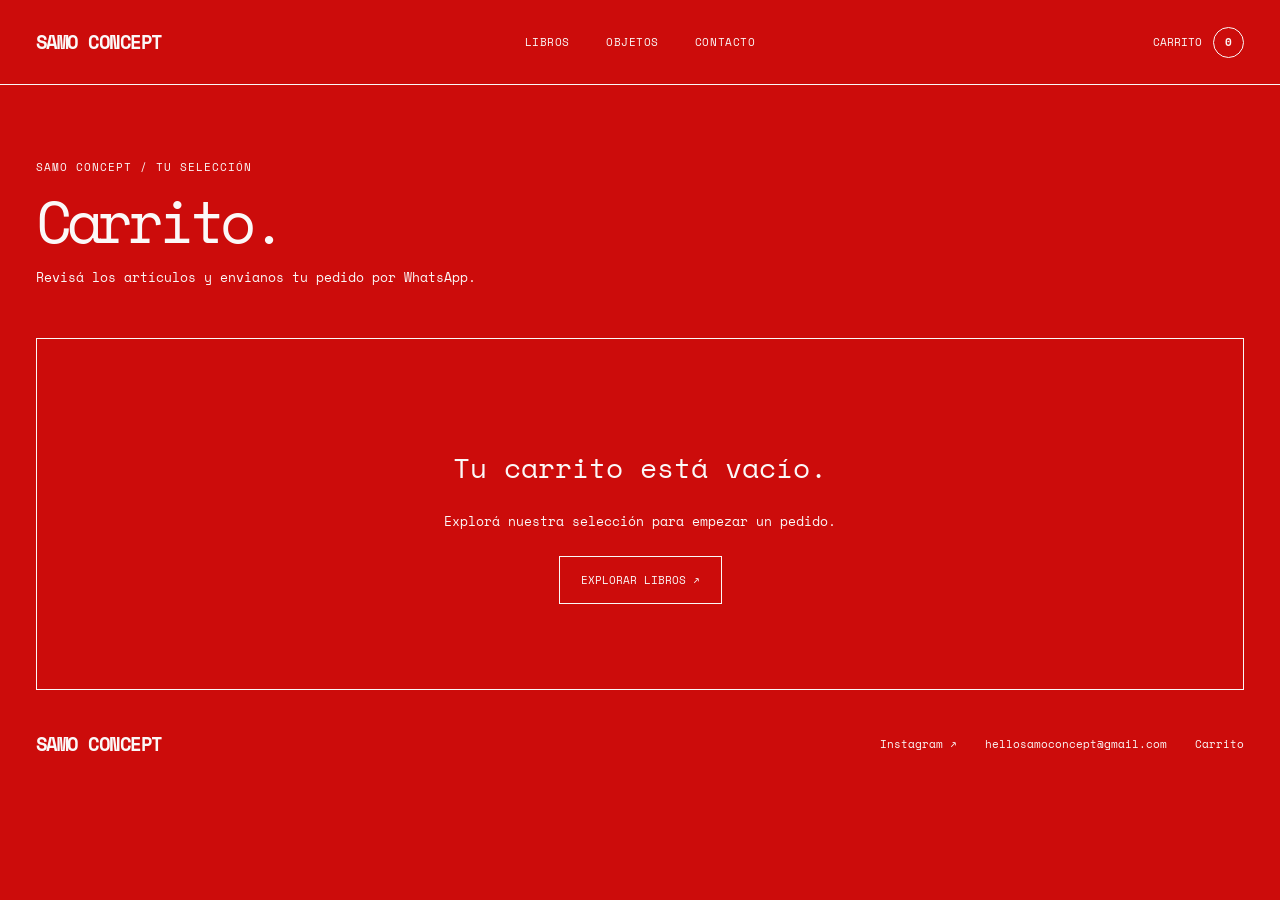
<file: carrito/index.html>
<!doctype html>
<html lang="es">
<head>
<meta charset="utf-8">
<meta name="viewport" content="width=device-width, initial-scale=1">
<meta name="theme-color" content="#CC0C0B">
<meta name="description" content="Carrito — SAMO CONCEPT, curaduría de libros y objetos.">
<title>Carrito — SAMO CONCEPT</title>
<link rel="preconnect" href="https://fonts.googleapis.com">
<link rel="preconnect" href="https://fonts.gstatic.com" crossorigin>
<link href="https://fonts.googleapis.com/css2?family=Space+Mono:wght@400;700&display=swap" rel="stylesheet">
<link rel="stylesheet" href="/assets/styles.css">
<script defer src="/assets/catalog.js"></script>
<script defer src="/assets/app.js"></script>
</head>
<body data-page="cart"><div id="app"></div></body>
</html>
</file>
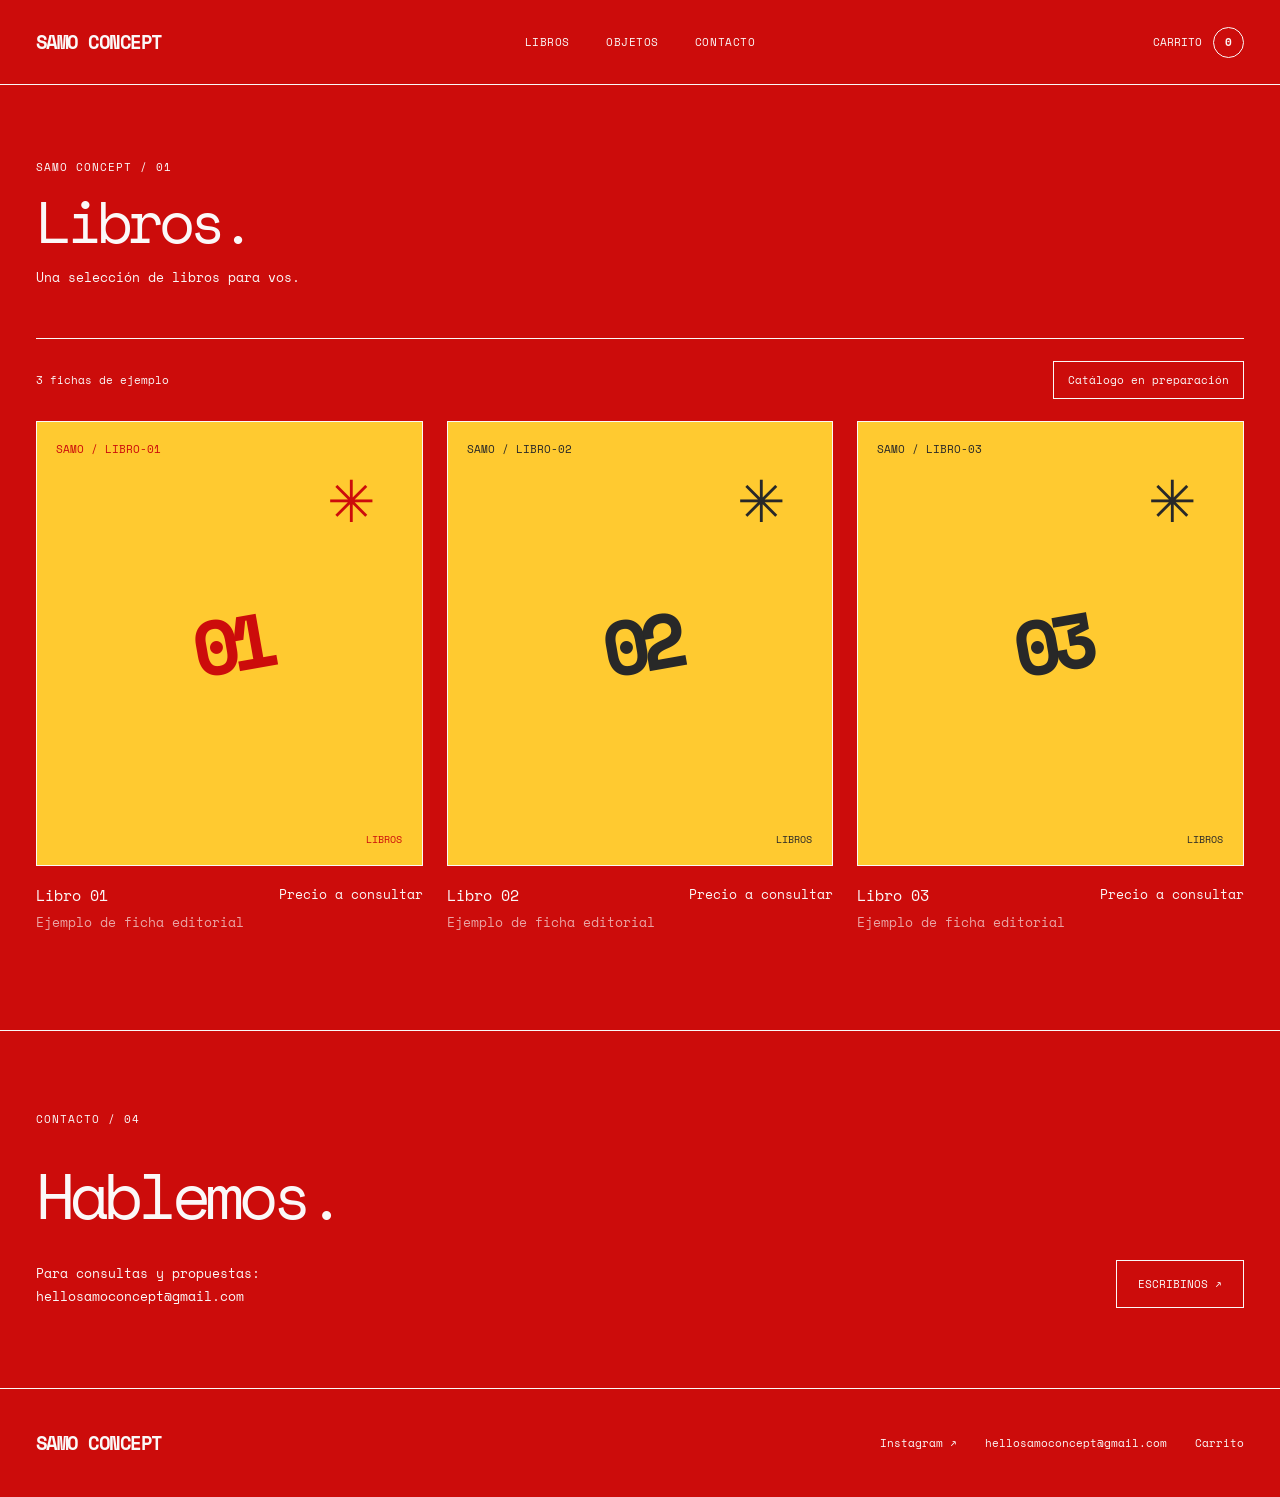
<file: libros/index.html>
<!doctype html>
<html lang="es">
<head>
<meta charset="utf-8">
<meta name="viewport" content="width=device-width, initial-scale=1">
<meta name="theme-color" content="#CC0C0B">
<meta name="description" content="Libros — SAMO CONCEPT, curaduría de libros y objetos.">
<title>Libros — SAMO CONCEPT</title>
<link rel="preconnect" href="https://fonts.googleapis.com">
<link rel="preconnect" href="https://fonts.gstatic.com" crossorigin>
<link href="https://fonts.googleapis.com/css2?family=Space+Mono:wght@400;700&display=swap" rel="stylesheet">
<link rel="stylesheet" href="/assets/styles.css">
<script defer src="/assets/catalog.js"></script>
<script defer src="/assets/app.js"></script>
</head>
<body data-page="libros"><div id="app"></div></body>
</html>
</file>
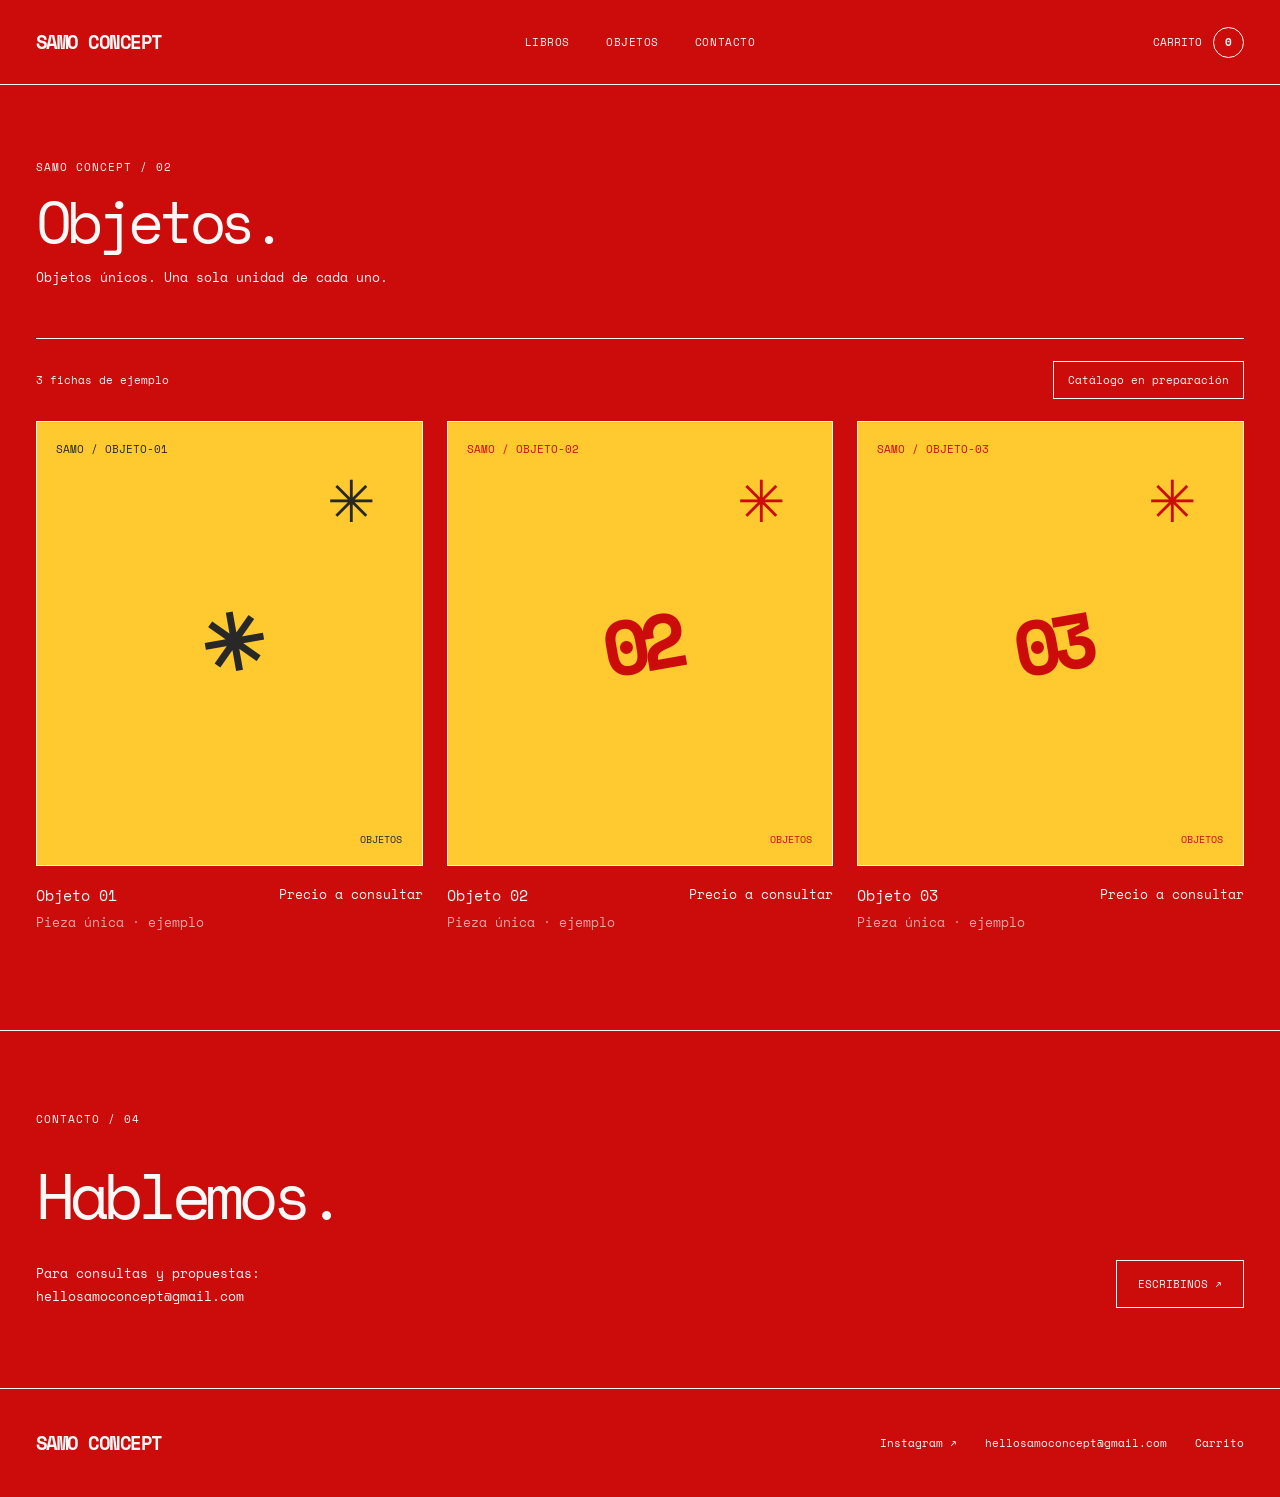
<file: objetos/index.html>
<!doctype html>
<html lang="es">
<head>
<meta charset="utf-8">
<meta name="viewport" content="width=device-width, initial-scale=1">
<meta name="theme-color" content="#CC0C0B">
<meta name="description" content="Objetos — SAMO CONCEPT, curaduría de libros y objetos.">
<title>Objetos — SAMO CONCEPT</title>
<link rel="preconnect" href="https://fonts.googleapis.com">
<link rel="preconnect" href="https://fonts.gstatic.com" crossorigin>
<link href="https://fonts.googleapis.com/css2?family=Space+Mono:wght@400;700&display=swap" rel="stylesheet">
<link rel="stylesheet" href="/assets/styles.css">
<script defer src="/assets/catalog.js"></script>
<script defer src="/assets/app.js"></script>
</head>
<body data-page="objetos"><div id="app"></div></body>
</html>
</file>
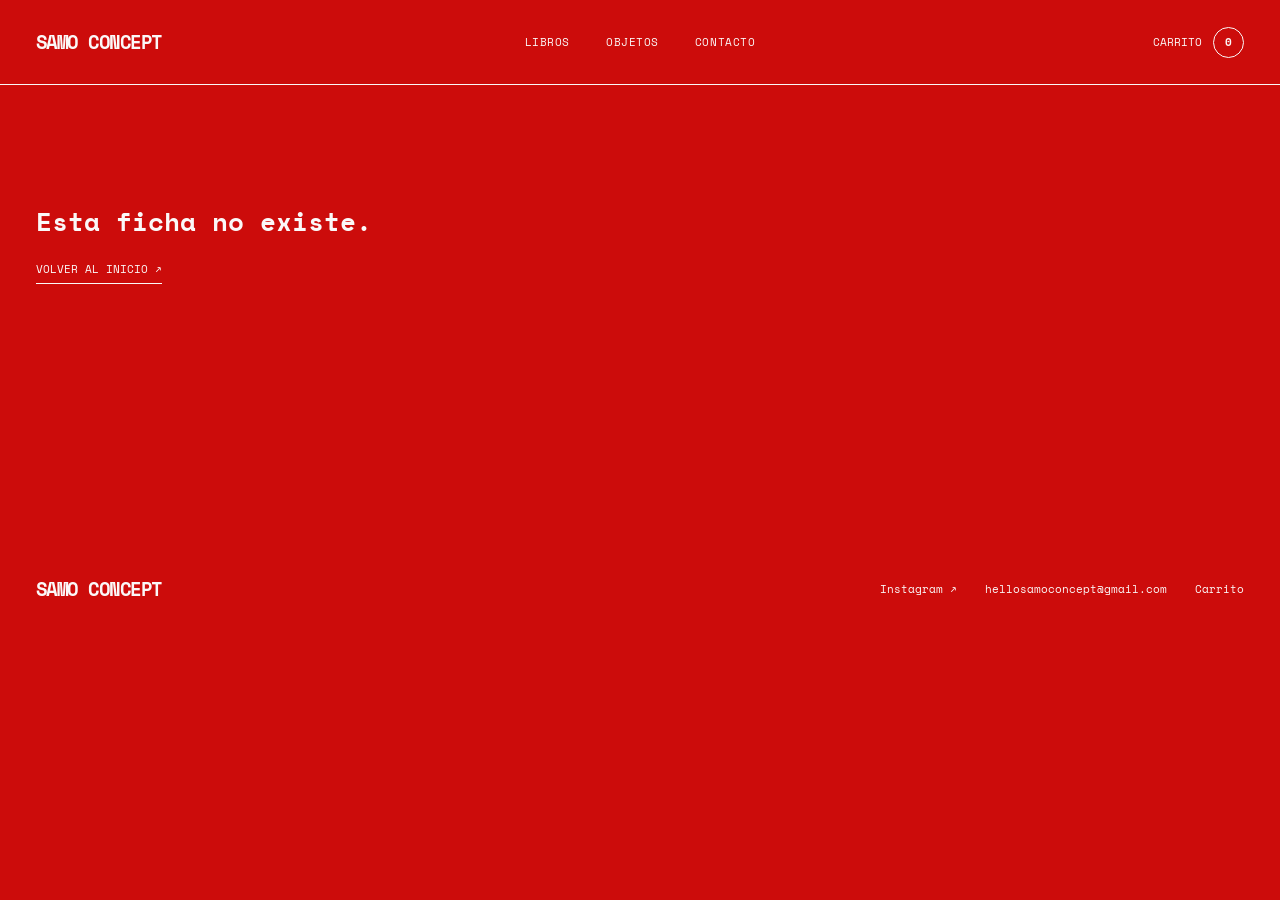
<file: producto/index.html>
<!doctype html>
<html lang="es">
<head>
<meta charset="utf-8">
<meta name="viewport" content="width=device-width, initial-scale=1">
<meta name="theme-color" content="#CC0C0B">
<meta name="description" content="Producto — SAMO CONCEPT, curaduría de libros y objetos.">
<title>Producto — SAMO CONCEPT</title>
<link rel="preconnect" href="https://fonts.googleapis.com">
<link rel="preconnect" href="https://fonts.gstatic.com" crossorigin>
<link href="https://fonts.googleapis.com/css2?family=Space+Mono:wght@400;700&display=swap" rel="stylesheet">
<link rel="stylesheet" href="/assets/styles.css">
<script defer src="/assets/catalog.js"></script>
<script defer src="/assets/app.js"></script>
</head>
<body data-page="product"><div id="app"></div></body>
</html>
</file>
<file: assets/styles.css>
:root{--paper:#cc0c0b;--ink:#fbf8f8;--lav:#cc0c0b;--yellow:#ffca30;--red:#cc0c0b;--line:#fbf8f8;--font:"Space Mono",monospace}
*{box-sizing:border-box}html{scroll-behavior:smooth}body{margin:0;background:var(--paper);color:var(--ink);font-family:var(--font);font-size:13px}button,input{font:inherit}button,a{-webkit-tap-highlight-color:transparent}a{color:inherit;text-decoration:none}button{cursor:pointer}.shell{width:min(1480px,calc(100% - 72px));margin:auto}.site-header{border-bottom:1px solid var(--line);position:sticky;top:0;z-index:20;background:rgba(251,248,248,.96);backdrop-filter:blur(10px)}.header-inner{min-height:84px;display:grid;grid-template-columns:1fr auto 1fr;align-items:center;gap:24px}.brand{font-size:19px;letter-spacing:-.08em;font-weight:700;white-space:nowrap}.nav{display:flex;align-items:center;gap:36px;text-transform:uppercase;font-size:11px;letter-spacing:.05em}.nav a:hover,.footer a:hover{text-decoration:underline;text-underline-offset:5px}.cart-link{justify-self:end;display:flex;align-items:center;gap:11px;text-transform:uppercase;font-size:11px}.cart-count{display:grid;place-items:center;width:31px;height:31px;border-radius:50%;background:var(--yellow);border:1px solid var(--ink);font-weight:700}.mobile-nav{display:none}.eyebrow{text-transform:uppercase;font-size:11px;letter-spacing:.09em}.hero{padding-top:88px;border-bottom:1px solid var(--ink);overflow:hidden}.hero-grid{display:grid;grid-template-columns:54% 46%;min-height:480px}.hero-copy{display:flex;flex-direction:column;justify-content:space-between;padding:0 35px 72px 0}.hero h1{font-size:clamp(48px,7.5vw,116px);line-height:.96;font-weight:400;letter-spacing:-.105em;max-width:820px;margin:34px 0}.hero h1 em{font-style:normal;display:inline-block;background:var(--lav);padding:0 .09em .09em}.hero-sub{font-size:15px;line-height:1.7;max-width:360px}.hero-art{position:relative;display:grid;place-items:center;background:var(--yellow);min-height:475px;border:1px solid var(--ink);border-bottom:0;transform:rotate(2.2deg);margin:25px 22px -45px 0}.hero-art .logo{width:78%;transform:rotate(-7deg)}.hero-star{position:absolute;right:7%;top:5%;font-family:Arial,sans-serif;font-size:105px;font-weight:100}.hero-scribble{position:absolute;bottom:15%;left:13%;width:35%;height:12%;border:3px solid var(--ink);border-radius:50%;transform:rotate(-23deg)}.hero-stamp{position:absolute;bottom:10%;right:9%;font-size:11px;border:1px solid var(--ink);padding:12px;transform:rotate(11deg)}.section{padding:95px 0}.section-head{display:flex;justify-content:space-between;align-items:end;gap:32px;margin-bottom:38px}.section-head h2,.page-title{font-size:clamp(34px,4.6vw,72px);font-weight:400;letter-spacing:-.09em;line-height:1.08;margin:14px 0 0}.section-head p{max-width:350px;font-size:12px;line-height:1.8}.plain-link{border-bottom:1px solid var(--ink);padding-bottom:6px;font-size:11px;text-transform:uppercase;white-space:nowrap}.product-grid{display:grid;grid-template-columns:repeat(3,minmax(0,1fr));gap:24px}.product-card{min-width:0}.product-image{border:1px solid var(--ink);aspect-ratio:4/4.6;position:relative;overflow:hidden;display:flex;align-items:center;justify-content:center;transition:filter .2s}.product-card:hover .product-image{filter:brightness(.97)}.product-image .item-art{font-size:clamp(45px,6vw,95px);letter-spacing:-.12em;line-height:1;text-align:center;font-weight:700;transform:rotate(-10deg)}.product-image .item-number{position:absolute;left:19px;top:19px;font-size:11px}.product-image .item-category{position:absolute;bottom:18px;right:20px;font-size:10px;text-transform:uppercase}.product-image .item-asterisk{position:absolute;right:12%;top:8%;font-size:58px}.product-info{padding:18px 0;display:flex;justify-content:space-between;gap:16px;align-items:flex-start}.product-info h3{font-size:15px;font-weight:400;margin:0 0 6px}.muted{opacity:.65}.product-info .price{white-space:nowrap}.intro-band{background:var(--lav);border-block:1px solid var(--ink);padding:65px 0;display:grid;grid-template-columns:1fr 2fr;gap:30px}.intro-band p{font-size:clamp(23px,3.2vw,45px);letter-spacing:-.06em;line-height:1.3;margin:0;max-width:1000px}.contact-band{background:var(--red);color:var(--paper);padding:80px 0;border-block:1px solid var(--ink)}.contact-layout{display:flex;justify-content:space-between;align-items:end;gap:30px}.contact-band h2{font-size:clamp(32px,5vw,72px);font-weight:400;letter-spacing:-.08em;margin:20px 0}.contact-band p{margin:0;line-height:1.8}.button{border:1px solid var(--ink);padding:15px 21px;background:var(--ink);color:var(--paper);text-transform:uppercase;font-size:11px;display:inline-flex;align-items:center;justify-content:center;gap:12px;transition:transform .15s,background .15s;text-align:center}.button:hover{transform:translateY(-2px)}.button.secondary{background:transparent;color:var(--ink)}.button.white{background:var(--paper);color:var(--ink);border-color:var(--paper)}.button:disabled{opacity:.4;cursor:not-allowed;transform:none}.button-row{display:flex;gap:10px;flex-wrap:wrap}.footer{padding:40px 0}.footer-inner{display:flex;justify-content:space-between;gap:30px;align-items:center}.footer-links{display:flex;gap:28px;flex-wrap:wrap;font-size:11px}.page-intro{padding:74px 0 36px}.page-intro p{line-height:1.8;max-width:650px}.catalog-tools{display:flex;align-items:center;justify-content:space-between;gap:20px;margin-bottom:22px;border-top:1px solid var(--ink);padding-top:22px}.catalog-tools span{font-size:11px}.category-accent{padding:10px 14px;background:var(--lav);font-size:11px}.product-detail{padding:65px 0 100px;display:grid;grid-template-columns:1fr .85fr;gap:min(8vw,120px)}.product-detail .product-image{aspect-ratio:4/4.3}.detail-content{padding-top:20px}.detail-content h1{font-size:clamp(43px,5vw,78px);font-weight:400;letter-spacing:-.09em;line-height:1.08;margin:24px 0}.detail-content p{line-height:1.9}.detail-meta{border-block:1px solid var(--ink);padding:20px 0;margin:32px 0;display:flex;justify-content:space-between;gap:12px}.qty-control{display:inline-flex;align-items:center;border:1px solid var(--ink);height:49px}.qty-control button{border:0;background:transparent;width:43px;height:47px;font-size:20px}.qty-control output{min-width:28px;text-align:center}.detail-actions{display:flex;flex-wrap:wrap;gap:12px;align-items:center;margin-top:26px}.detail-actions .button{min-height:49px}.breadcrumb{font-size:11px;text-transform:uppercase;line-height:1.6}.breadcrumb a{text-decoration:underline;text-underline-offset:4px}.cart-layout{display:grid;grid-template-columns:1.6fr .8fr;gap:55px;margin:35px 0 120px}.cart-item{border-top:1px solid var(--ink);padding:24px 0;display:grid;grid-template-columns:112px 1fr auto;gap:24px;align-items:center}.cart-item:last-child{border-bottom:1px solid var(--ink)}.cart-item .product-image{aspect-ratio:1;min-height:110px}.cart-item .item-art{font-size:28px}.cart-item .item-asterisk{font-size:20px}.cart-item .item-category,.cart-item .item-number{font-size:7px}.cart-item h3{margin:0 0 8px;font-weight:400;font-size:15px}.cart-item .cart-actions{display:flex;align-items:center;gap:20px;margin-top:15px}.text-button{border:0;background:transparent;text-decoration:underline;text-underline-offset:3px;padding:0;font-size:11px}.cart-summary{border:1px solid var(--ink);padding:26px;height:max-content;background:var(--lav)}.cart-summary h2{font-weight:400;font-size:23px;letter-spacing:-.06em;margin:0 0 30px}.cart-summary .summary-line{display:flex;justify-content:space-between;gap:10px;border-top:1px solid var(--ink);padding:15px 0}.cart-summary .button{width:100%;margin-top:18px}.cart-summary small{display:block;margin-top:20px;line-height:1.8}.empty-cart{text-align:center;border:1px solid var(--ink);padding:85px 25px}.empty-cart h2{font-size:28px;font-weight:400}.not-found{padding:100px 0;min-height:50vh}.demo-note{display:inline-block;font-size:10px;background:var(--yellow);padding:5px 8px;text-transform:uppercase}.logo{display:block;max-width:100%}
@media(max-width:900px){.shell{width:min(100% - 40px,1480px)}.hero{padding-top:50px}.hero-grid{grid-template-columns:1fr 1fr;min-height:390px}.hero-copy{padding-bottom:40px}.hero-art{min-height:350px}.section{padding:65px 0}.product-grid{grid-template-columns:repeat(2,minmax(0,1fr))}.intro-band{grid-template-columns:1fr;padding:45px 20px}.product-detail{gap:35px}.cart-layout{grid-template-columns:1fr;gap:30px}}@media(max-width:620px){.shell{width:calc(100% - 32px)}.header-inner{min-height:65px;grid-template-columns:1fr auto}.brand{font-size:17px}.nav{display:none}.mobile-nav{display:flex;justify-content:center;gap:33px;border-top:1px solid var(--ink);padding:13px;font-size:10px;text-transform:uppercase}.hero-grid{grid-template-columns:1fr}.hero{padding-top:40px}.hero-copy{padding:0 0 25px}.hero h1{font-size:clamp(48px,13vw,85px);margin:23px 0}.hero-art{margin:15px 14px -20px 0;min-height:310px;transform:rotate(1deg)}.hero-art .logo{width:77%}.section-head{align-items:start;flex-direction:column;gap:12px;margin-bottom:25px}.section-head h2,.page-title{font-size:45px}.product-grid{gap:13px}.product-image .item-art{font-size:46px}.product-image .item-asterisk{font-size:32px}.product-info{display:block;padding:12px 0}.product-info h3{font-size:12px}.product-info .price{font-size:10px}.product-info .muted{font-size:10px}.contact-layout{align-items:start;flex-direction:column}.footer-inner{align-items:start;flex-direction:column}.product-detail{grid-template-columns:1fr;padding:25px 0 70px}.detail-content{padding-top:0}.detail-content h1{font-size:49px}.cart-item{grid-template-columns:82px 1fr;gap:15px}.cart-item .product-image{min-height:82px}.cart-item .cart-price{grid-column:2}.cart-item .cart-actions{gap:14px}.cart-layout{margin-bottom:65px}.page-intro{padding:46px 0 25px}.button-row .button{width:100%}}

/* Identidad SAMO 2026: rojo + amarillo como únicos colores de marca.
   Blanco y tinta oscura se usan exclusivamente como neutros de lectura. */
.site-header{background:var(--yellow);backdrop-filter:none}
.cart-count{background:var(--red);color:#fff;border-color:var(--red)}
.hero{padding:0;border-bottom:0}
.hero-band{background:var(--red);border-bottom:1px solid var(--ink)}
.hero-band-inner{min-height:clamp(270px,37vw,540px);display:flex;align-items:center;justify-content:center;padding:48px 0}
.hero-wordmark{display:block;width:min(76vw,620px);max-height:450px;object-fit:contain;filter:brightness(0) invert(1)}
.hero-caption{background:var(--yellow);border-bottom:1px solid var(--ink)}
.hero-caption-inner{display:flex;gap:32px;align-items:end;justify-content:space-between;padding-top:44px;padding-bottom:51px}
.hero-caption h1{margin:0;max-width:850px;font-size:clamp(30px,4.3vw,64px);line-height:1.12;letter-spacing:-.075em;font-weight:400}
.hero-caption .button-row{flex-shrink:0;justify-content:flex-end}
.intro-band{background:var(--yellow)}
.cart-summary{background:var(--yellow)}
.category-accent{background:var(--yellow)}
@media(max-width:900px){.hero-caption-inner{align-items:start;flex-direction:column}.hero-band-inner{min-height:330px}}
@media(max-width:620px){.hero-band-inner{min-height:280px;padding:32px 0}.hero-wordmark{width:min(90vw,430px)}.hero-caption-inner{padding-top:34px;padding-bottom:40px;gap:25px}.hero-caption h1{font-size:clamp(32px,8.5vw,52px)}.hero-caption .button-row{width:100%;flex-direction:column;align-items:stretch}.hero-caption .button{width:100%}}

/* Identidad monocromática: todo rojo. El amarillo se reserva a los cuadros de catálogo. */
html,body,.site-header,.hero,.hero-band,.hero-caption,.intro-band,.contact-band,.footer,
.section,.page-intro,.catalog-tools,.cart-summary,.category-accent,.empty-cart,
.product-detail,.product-info,.detail-content,.cart-item,.not-found {
  background-color:var(--red);
  color:#fbf8f8;
}
.site-header,.hero-band,.hero-caption,.contact-band{border-color:#fbf8f8}
.button,.button.secondary,.button.white{
  background:var(--red);
  color:#fbf8f8;
  border:1px solid #fbf8f8;
}
.button:hover,.button.secondary:hover,.button.white:hover{
  background:#fbf8f8;
  color:var(--red);
}
.cart-count{background:var(--red);color:#fbf8f8;border:1px solid #fbf8f8}
.cart-summary{background:var(--red);border-color:#fbf8f8}
.category-accent,.demo-note{background:var(--red);color:#fbf8f8;border:1px solid #fbf8f8}
.product-image{background:var(--yellow);color:var(--red);border:1px solid #fbf8f8}
#toast{background:var(--red)!important;color:#fbf8f8!important;border-color:#fbf8f8!important}
</file>
